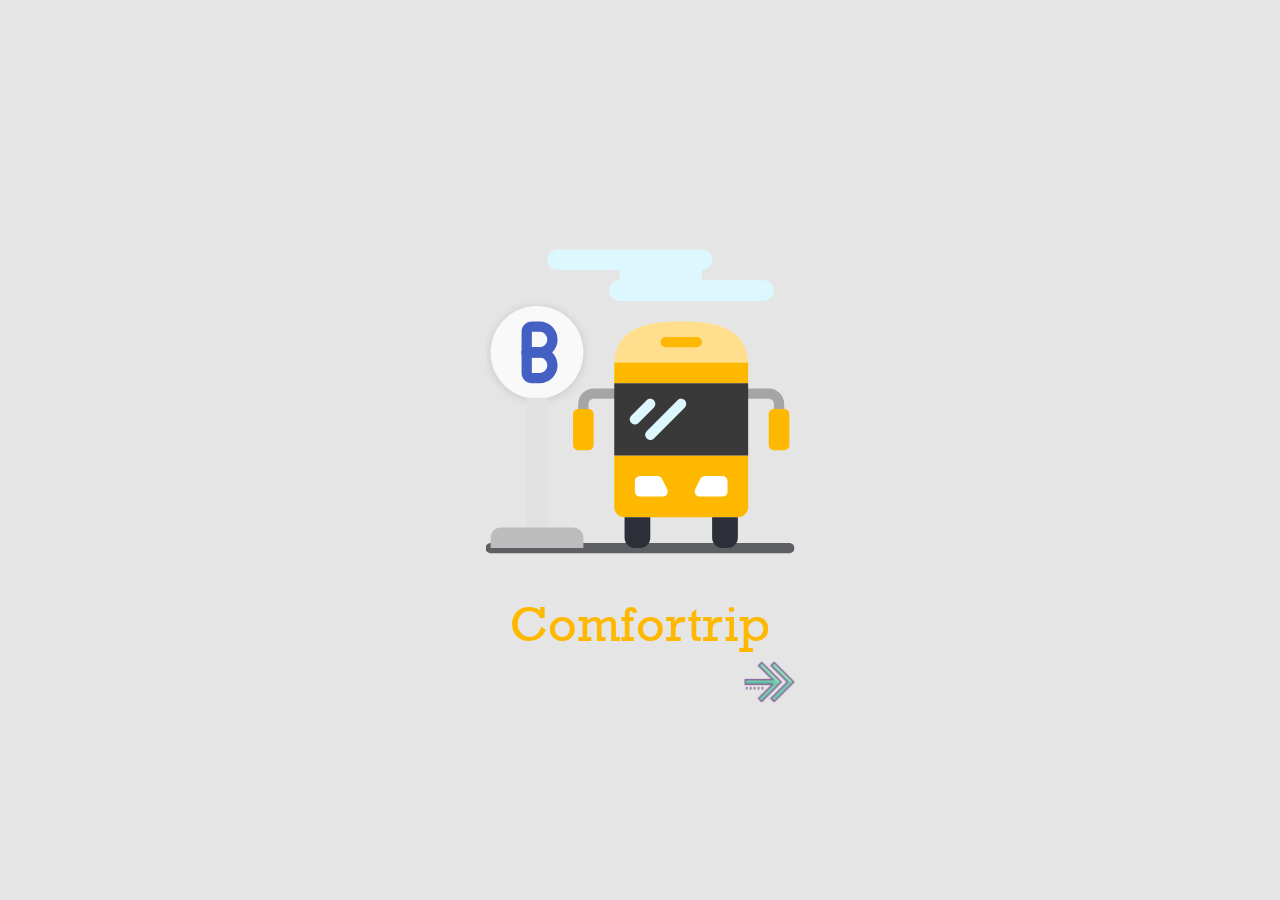
<file: index.html>
<!DOCTYPE html>
<html lang="ru">
<head>
    <meta charset="UTF-8">
    <meta name="viewport" content="width=device-width, initial-scale=1.0">
    <title>Comfortrip</title>
    <link rel="stylesheet" href="css/reset.css">
    <link rel="stylesheet" href="css/magnific-popup.css">
    <link rel="stylesheet" href="css/jquery.formstyler.css">
    <link rel="icon" href="/favicon.ico" type="image/x-icon">
    <link rel="shortcut icon" href="/favicon.ico" type="image/x-icon">
    <!-- <link rel="stylesheet" href="css/animate.css"> -->
    <link rel="stylesheet" href="https://cdnjs.cloudflare.com/ajax/libs/animate.css/4.0.0/animate.min.css"/>
    <link rel="stylesheet" href="css/slick.css">
    <link rel="stylesheet" href="css/style.css">
</head>
<body>
   
    <!-- <header class="header">
        <div class="container">
            <span class="header__time">9:41</span>
            <div class="header__widget-inner">
                <ul>
                    <li><img src="img/header/MobileSignal.svg" alt=""></li>
                    <li><img src="img/header/Wifi.svg" alt=""></li>
                    <li><img src="img/header/Battery.svg" alt=""></li>
                </ul>
            </div>
        </div>
    </header> -->
    <a href="sign-page.html">
    <section class="bus__stop"> <a href="sign-page.html">
        <div class="container">
            <div class="bus__stop-img">
                <img src="img/bus-stop.svg " alt="">
            </div>
            <div class="bus__stop-title">Comfortrip</div>
            <div class="arrow animate__animated animate__fadeInLeft animate__infinite animate__slow	0.5s">
                <img src="img/arrows-right.png" alt="">
            </div>
        </div>
        <!-- <div class="footer__line"></div> -->
    </section> 
    </a> 

      

    <script src="https://ajax.googleapis.com/ajax/libs/jquery/3.4.1/jquery.min.js"></script>
    <script src="js/jquery.magnific-popup.min.js"></script>
    <script src="js/jquery.formstyler.min.js"></script>
    <script src="js/slick.min.js"></script>
    <script src="js/main.js"></script>
</body>
</html>
</file>
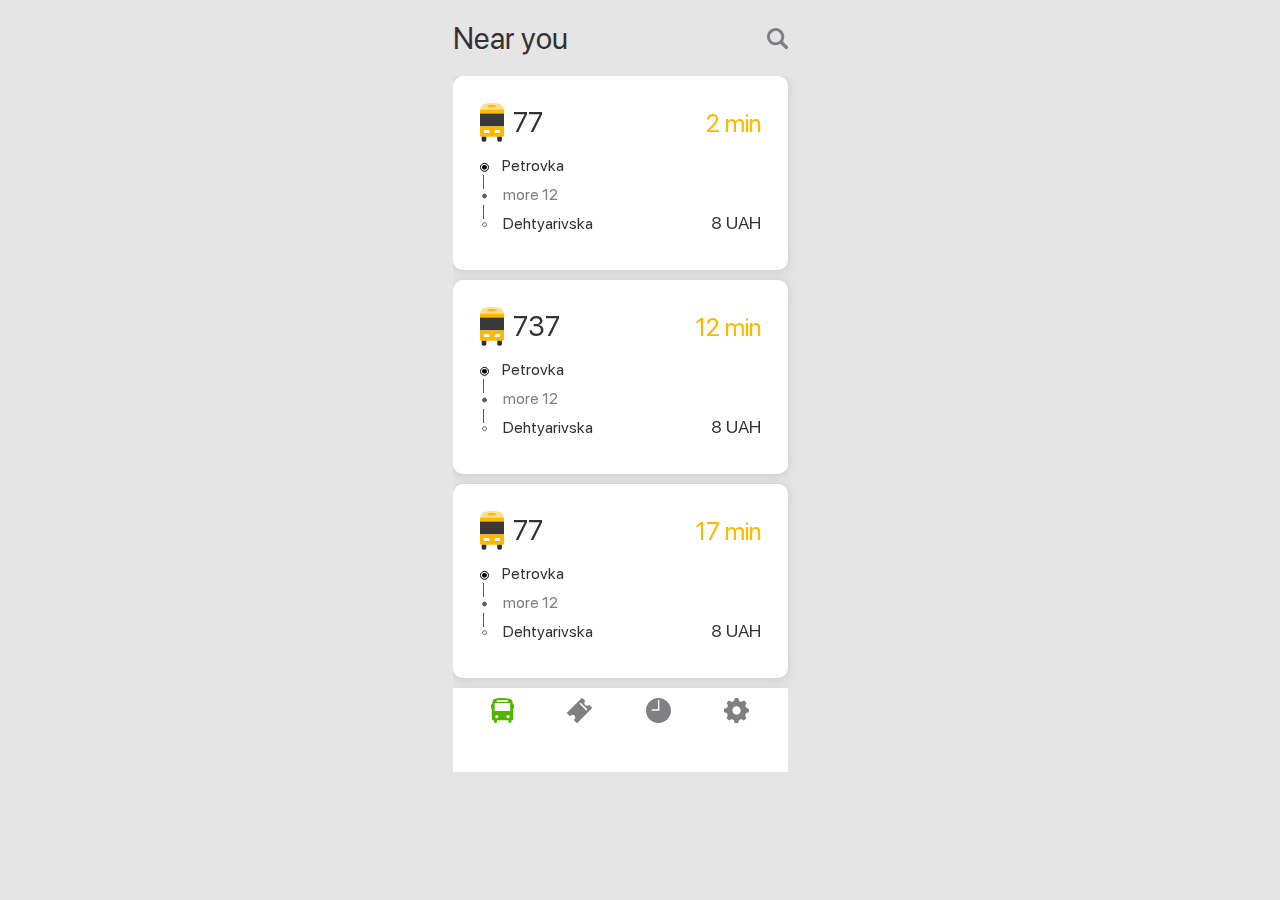
<file: main.html>
<!DOCTYPE html>
<html lang="ru">
<head>
    <meta charset="UTF-8">
    <meta name="viewport" content="width=device-width, initial-scale=1.0">
    <title>Comfortrip</title>
    <link rel="stylesheet" href="css/reset.css">
    <link rel="stylesheet" href="css/magnific-popup.css">
    <link rel="stylesheet" href="css/jquery.formstyler.css">
    <link rel="stylesheet" href="css/jquery.formstyler.theme.css">
    <link rel="stylesheet" href="css/slick.css">
    <link rel="stylesheet" href="css/style.css">
</head>
<body>
   
    <!-- <header class="header">
        <div class="container">
            <span class="header__time">9:41</span>
            <div class="header__widget-inner">
                <ul>
                    <li><img src="img/header/MobileSignal.svg" alt=""></li>
                    <li><img src="img/header/Wifi.svg" alt=""></li>
                    <li><img src="img/header/Battery.svg" alt=""></li>
                </ul>
            </div>
        </div>
    </header> -->
    <section class="main__slider"> 
        <div class="container">
           <div class="main__title-inner">
                <div class="main__title">
                    Near you
               </div>
               <div class="main__title-img">
                   <img src="img/search.svg" alt="">
               </div>
            </div>
            <div class="main__slider-inner">
                <div class="main__slider-items">
                    <div class="main__slider-item">
                        <img class="main__slider-img" src="img/main/bus.svg" alt="">
                        <div class="main__slider-number">77</div>
                        <span class="main__slider-min">2 min</span>
                    </div>
                    <div class="main__radio">
                        <div class="main__station">
                            <ul>
                                <li class="main__station-images">
                                        <img src="img/circle3.svg" alt="">
                                        <span class="main__station1"><a href="#main.html" data-mfp-src="#modal" class="open-popup-link">Petrovka </a></span>
                                </li>
                                <li class="main__station-img-border"></li>
                                <li class="main__station-img">
                                        <img src="img/circle.svg" alt="">
                                        <span class="main__station2"> more 12 </span>
                                </li>
                                <li class="main__station-img-border2"></li>
                                <li class="main__station-img">
                                        <img src="img/circle2.svg" alt="">
                                        <span class="main__station3">Dehtyarivska</span>
                                </li>
                            </ul> 
                            <span class="main__station-price">8 UAH</span>  
                       </div>
                    </div>
                </div>

                <div class="main__slider-items">
                    <div class="main__slider-item">
                        <img class="main__slider-img" src="img/main/bus.svg" alt="">
                        <div class="main__slider-number">737</div>
                        <span class="main__slider-min">12 min</span>
                    </div>
                    <div class="main__radio">
                        <div class="main__station">
                            <ul>
                                <li class="main__station-images">
                                        <img src="img/circle3.svg" alt="">
                                        <span class="main__station1"><a href="#main.html" data-mfp-src="#modal" class="open-popup-link">Petrovka </a></<span>
                                </li>
                                <li class="main__station-img-border"></li>
                                <li class="main__station-img">
                                        <img src="img/circle.svg" alt="">
                                        <span class="main__station2"> more 12 </span>
                                </li>
                                <li class="main__station-img-border2"></li>
                                <li class="main__station-img">
                                        <img src="img/circle2.svg" alt="">
                                        <span class="main__station3">Dehtyarivska</span>
                                </li>
                            </ul> 
                            <span class="main__station-price">8 UAH</span>  
                       </div>
                    </div>
                </div>

                <div class="main__slider-items">
                    <div class="main__slider-item">
                        <img class="main__slider-img" src="img/main/bus.svg" alt="">
                        <div class="main__slider-number">77</div>
                        <span class="main__slider-min">17 min</span>
                    </div>
                    <div class="main__radio">
                        <div class="main__station">
                            <ul>
                                <li class="main__station-images">
                                        <img src="img/circle3.svg" alt="">
                                        <span class="main__station1"><a href="#main.html" data-mfp-src="#modal" class="open-popup-link">Petrovka </a></span>
                                </li>
                                <li class="main__station-img-border"></li>
                                <li class="main__station-img">
                                        <img src="img/circle.svg" alt="">
                                        <span class="main__station2"> more 12 </span>
                                </li>
                                <li class="main__station-img-border2"></li>
                                <li class="main__station-img">
                                        <img src="img/circle2.svg" alt="">
                                        <span class="main__station3">Dehtyarivska</span>
                                </li>
                            </ul> 
                            <span class="main__station-price">8 UAH</span>  
                       </div>
                    </div>
                </div>

                <div class="main__slider-items">
                    <div class="main__slider-item">
                        <img class="main__slider-img" src="img/main/bus.svg" alt="">
                        <div class="main__slider-number">737</div>
                        <span class="main__slider-min">22 min</span>
                    </div>
                    <div class="main__radio">
                        <div class="main__station">
                            <ul>
                                <li class="main__station-images">
                                        <img src="img/circle3.svg" alt="">
                                        <span class="main__station1"><a href="#main.html" data-mfp-src="#modal" class="open-popup-link">Petrovka </a></span>
                                </li>
                                <li class="main__station-img-border"></li>
                                <li class="main__station-img">
                                        <img src="img/circle.svg" alt="">
                                        <span class="main__station2"> more 12 </span>
                                </li>
                                <li class="main__station-img-border2"></li>
                                <li class="main__station-img">
                                        <img src="img/circle2.svg" alt="">
                                        <span class="main__station3">Dehtyarivska</span>
                                </li>
                            </ul> 
                            <span class="main__station-price">8 UAH</span>  
                       </div>
                    </div>
                </div>

                <div class="main__slider-items">
                    <div class="main__slider-item">
                        <img class="main__slider-img" src="img/main/bus.svg" alt="">
                        <div class="main__slider-number">77</div>
                        <span class="main__slider-min">27 min</span>
                    </div>
                    <div class="main__radio">
                        <div class="main__station">
                            <ul>
                                <li class="main__station-images">
                                        <img src="img/circle3.svg" alt="">
                                        <span class="main__station1"><a href="#main.html" data-mfp-src="#modal" class="open-popup-link">Petrovka </a></span>
                                </li>
                                <li class="main__station-img-border"></li>
                                <li class="main__station-img">
                                        <img src="img/circle.svg" alt="">
                                        <span class="main__station2"> more 12 </span>
                                </li>
                                <li class="main__station-img-border2"></li>
                                <li class="main__station-img">
                                        <img src="img/circle2.svg" alt="">
                                        <span class="main__station3">Dehtyarivska</span>
                                </li>
                            </ul> 
                            <span class="main__station-price">8 UAH</span>  
                       </div>
                    </div>
                </div>
            </div>
        </div>
        <footer class="footer">
            <div class="container">
                <div class="footer__inner">
                    <img class="footer__img-bus-green" src="img/main/footer-bus-green.svg" alt="">
                   <a href="ticket.html"><img class="footer__img-ticket" src="img/main/footer-ticket.svg" alt=""></a>
                    <img class="footer__img-clock" src="img/main/footer-clock.svg" alt="">
                    <img class="footer__img-settings" src="img/main/footer-settings.svg" alt="">
                </div>
            </div>
        </footer>
        <!-- <div class="footer__line"></div> -->
    </section> 


<!-- ----------- end popup----------------- -->
    <div id="modal" class="white-popup mfp-hide">
        <div class="container">
           <div class="modal__rout-number">№77</div>
           <div class="modal__stop-inner">
               <div class="modal__stop-rout">
                   <ul>
                       <li class="modal__stop-bus"><img src="img/main/radio.svg" alt="">Petrovka </li>
                       <li class="modal__stop-border"></li>
                       <li class="modal__stop"><img src="img/main/radio2.svg" alt="">Dehtyarivska</li>
                       <li class="modal__stop-border1"></li>
                       <li class="modal__stop"><img src="img/main/radio2.svg" alt="">Dehtyarivska</li>
                       <li class="modal__stop-border2"></li>
                       <li class="modal__stop"><img src="img/main/radio2.svg" alt="">Petrovka </li>
                       <li class="modal__stop-border3"></li>
                       <li class="modal__stop"><img src="img/main/radio2.svg" alt="">Dehtyarivska</li>
                       <li class="modal__stop-border4"></li>
                       <li class="modal__stop"><img src="img/main/radio2.svg" alt="">Petrovka </li>
                       <li class="modal__stop-border5"></li>
                       <li class="modal__stop"><img src="img/main/radio2.svg" alt="">Petrovka</li>
                       <li class="modal__stop-border6"></li>
                       <li class="modal__stop"><img src="img/main/radio2.svg" alt="">Dehtyarivska</li>
                   </ul>
               </div>
           </div>
           <div class="modal__rout-inner">
               <span class="modal__rout-price">22 min</span>
               <span class="modal__rout-time">8 UAH</span>
           </div>
           <span></span>
        </div>
    </div>
    <!-- ----------- end popup----------------- -->
    


    <script src="https://ajax.googleapis.com/ajax/libs/jquery/3.4.1/jquery.min.js"></script>
    <script src="js/jquery.magnific-popup.min.js"></script>
    <script src="js/jquery.formstyler.min.js"></script>
    <script src="js/slick.min.js"></script>
    <script src="js/main.js"></script>
</body>
</html>
</file>
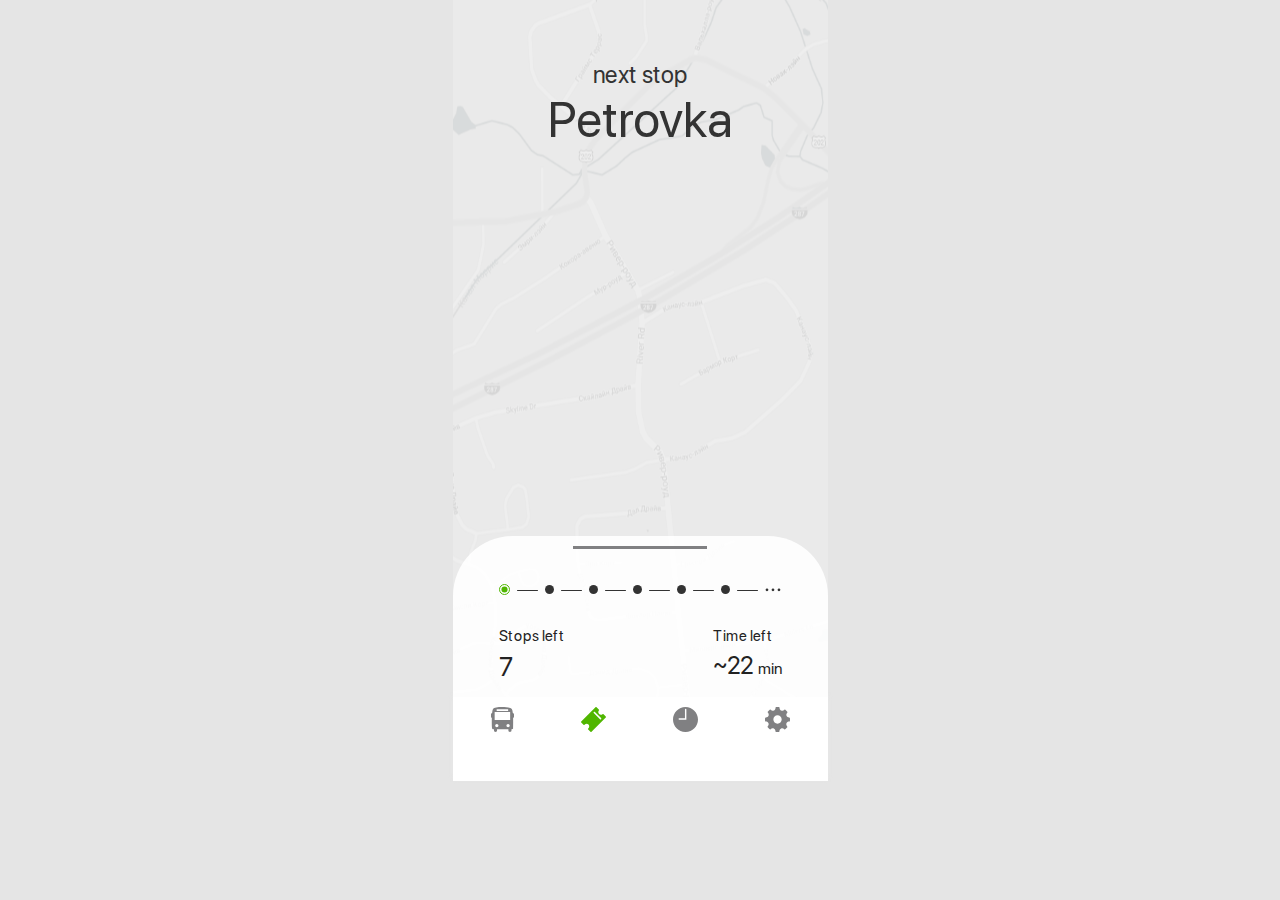
<file: my-way.html>
<!DOCTYPE html>
<html lang="ru">
<head>
    <meta charset="UTF-8">
    <meta name="viewport" content="width=device-width, initial-scale=1.0">
    <title>Comfortrip</title>
    <link rel="stylesheet" href="css/reset.css">
    <link rel="stylesheet" href="css/magnific-popup.css">
    <link rel="stylesheet" href="css/jquery.formstyler.css">
    <link rel="stylesheet" href="css/jquery.formstyler.theme.css">
    <link rel="stylesheet" href="css/slick.css">
    <link rel="stylesheet" href="css/style.css">
</head>
<body>
   
    <!-- <header class="header">
        <div class="container">
            <span class="header__time">9:41</span>
            <div class="header__widget-inner">
                <ul>
                    <li><img src="img/header/MobileSignal.svg" alt=""></li>
                    <li><img src="img/header/Wifi.svg" alt=""></li>
                    <li><img src="img/header/Battery.svg" alt=""></li>
                </ul>
            </div>
        </div>
    </header> -->
    <section class="way">
        <div class="container">
           <div class="way__wrapper">
                <div class="way__title">
                    <div class="way__title-stop">
                        next stop
                    </div>
                    <div class="way__title-station">
                        Petrovka
                    </div>
                </div>
                <div class="way__inner">
                    <div class="way__border"></div>
                    <div class="way__inner-link">
                        <ul>
                            <li class="way__link-green"><img src="img/way/radio-green.svg" alt=""></li>
                            <li class="way__link-border"></li>
                            <li class="way__link"><img src="img/way/way-circle.svg" alt=""></li>
                            <li class="way__link-border1"></li>
                            <li class="way__link"><img src="img/way/way-circle.svg" alt=""></li>
                            <li class="way__link-border2"></li>
                            <li class="way__link"><img src="img/way/way-circle.svg" alt=""></li>
                            <li class="way__link-border3"></li>
                            <li class="way__link"><img src="img/way/way-circle.svg" alt=""></li>
                            <li class="way__link-border4"></li>
                            <li class="way__link"><img src="img/way/way-circle.svg" alt=""></li>
                            <li class="way__link-border5"></li>
                            <li class="way__continue"><img src="img/way/continua.svg" alt=""></li>
                        </ul>
                    </div>
                    <div class="way__time-inner">
                        <div class="way__number-stops">
                            <div class="way__number-title">
                                Stops left
                            </div>
                            <span class="way__number">7</span>
                        </div>
                        <div class="way__time">
                            <div class="way__time-title">
                                Time left
                            </div>
                            <span class="way__about">~22 </span>min 
                        </div>
                    </div>
                </div>
           </div>
        </div>
    </section>



        <footer class="footer footer__ticket">
            <div class="container">
                <div class="footer__inner">
                    <img class="footer__img-bus-green" src="img/main/footer-bus.svg" alt="">
                   <a href="#"><img class="footer__img-ticket" src="img/footer-ticketgreen.svg" alt=""></a>
                    <a href="#main.html" data-mfp-src="#modal__way" class="open-popup-link"><img class="footer__img-clock" src="img/main/footer-clock.svg" alt=""></a>
                    <img class="footer__img-settings" src="img/main/footer-settings.svg" alt="">
                </div>
            </div>
        </footer>
        <!-- <div class="footer__line"></div> -->
    </section> 


<!-- ----------- end popup----------------- -->
    <div id="modal__way" class="white-popup mfp-hide">
        <div class="container">
           <div class="modal__rout-number">№737</div>
           <div class="modal__stop-inner">
               <div class="modal__stop-rout">
                   <ul>
                       <li class="modal__stop-bus stop-color"><img src="img/way/radio-green.svg" alt="">Petrovka </li>
                       <li class="modal__stop-border"></li>
                       <li class="modal__stop"><img src="img/main/radio2.svg" alt="">Dehtyarivska
                         <span class="modal__stop-time"> 3 min</span>
                        </li>
                       <li class="modal__stop-border1"></li>
                       <li class="modal__stop"><img src="img/main/radio2.svg" alt="">Dehtyarivska
                        <span class="modal__stop-time"> 7 min</span>
                    </li>
                       <li class="modal__stop-border2"></li>
                       <li class="modal__stop"><img src="img/main/radio2.svg" alt="">Petrovka
                        <span class="modal__stop-time1"> 11 min</span>
                    </li>
                       <li class="modal__stop-border3"></li>
                       <li class="modal__stop"><img src="img/main/radio2.svg" alt="">Dehtyarivska
                        <span class="modal__stop-time"> 14 min</span>
                    </li>
                       <li class="modal__stop-border4"></li>
                       <li class="modal__stop"><img src="img/main/radio2.svg" alt="">Petrovka 
                        <span class="modal__stop-time2"> 16 min</span>
                    </li>
                       <li class="modal__stop-border5"></li>
                       <li class="modal__stop"><img src="img/main/radio2.svg" alt="">Petrovka
                        <span class="modal__stop-time3"> 17 min</span>
                    </li>
                       <li class="modal__stop-border6"></li>
                       <li class="modal__stop"><img src="img/main/radio2.svg" alt="">Dehtyarivska
                        <span class="modal__stop-time"> 22 min</span>
                    </li>
                   </ul>
               </div>
           </div>
           <span></span>
        </div>
    </div>
    <!-- ----------- end popup----------------- -->
    


    <script src="https://ajax.googleapis.com/ajax/libs/jquery/3.4.1/jquery.min.js"></script>
    <script src="js/jquery.magnific-popup.min.js"></script>
    <script src="js/jquery.formstyler.min.js"></script>
    <script src="js/slick.min.js"></script>
    <script src="js/main.js"></script>
</body>
</html>
</file>
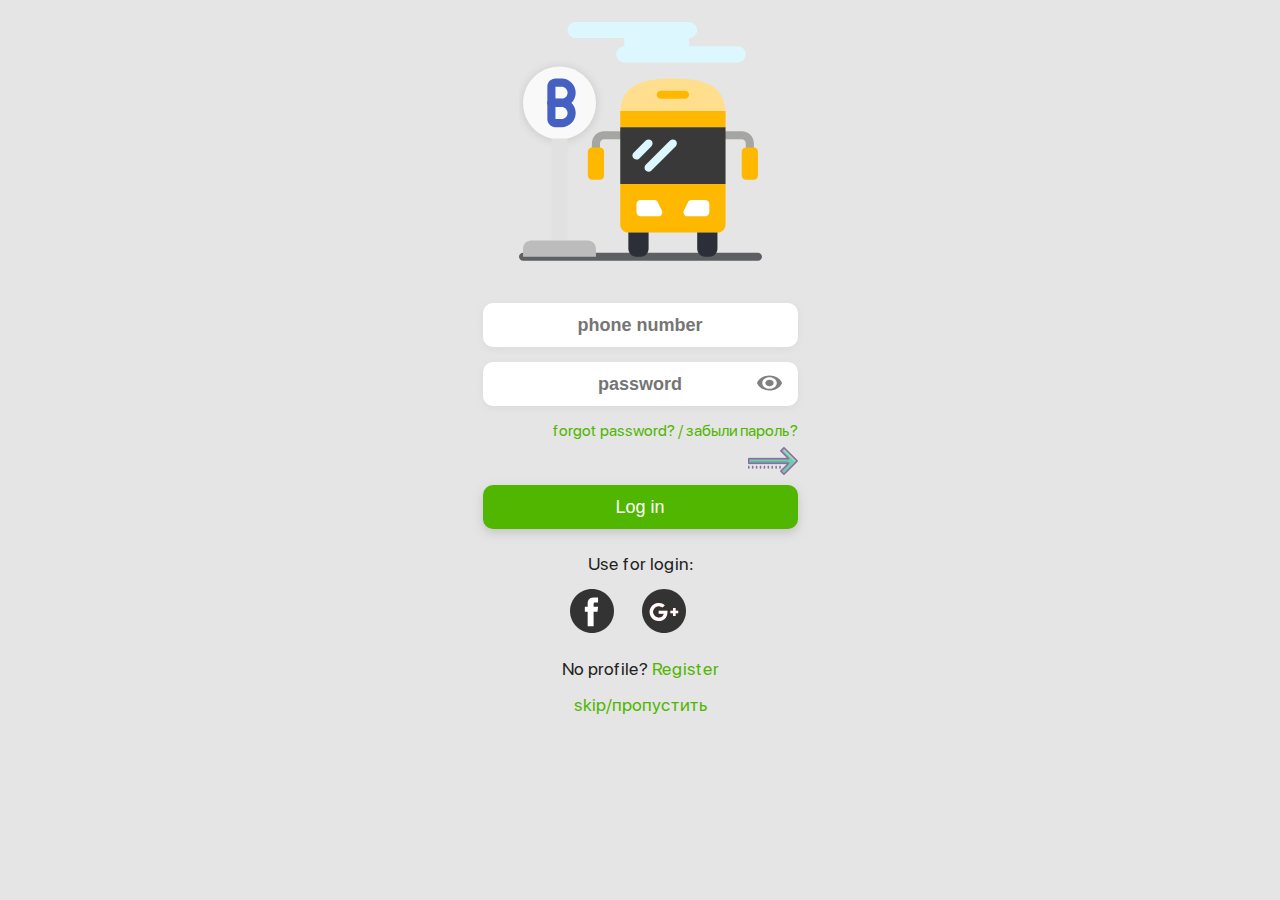
<file: sign-page.html>
<!DOCTYPE html>
<html lang="ru">
<head>
    <meta charset="UTF-8">
    <meta name="viewport" content="width=device-width, initial-scale=1.0">
    <title>2Comfortrip</title>
    <link rel="stylesheet" href="css/reset.css">
    <link rel="stylesheet" href="css/magnific-popup.css">
    <link rel="stylesheet" href="css/jquery.formstyler.css">
    <link rel="stylesheet" href="https://cdnjs.cloudflare.com/ajax/libs/animate.css/4.0.0/animate.min.css"/>
    <link rel="stylesheet" href="css/slick.css">
    <link rel="stylesheet" href="css/style.css">
</head>
<body>
    <!-- <header class="header">
        <div class="container">
            <span class="header__time">9:41</span>
            <div class="header__widget-inner">
                <ul>
                    <li><img src="img/header/MobileSignal.svg" alt=""></li>
                    <li><img src="img/header/Wifi.svg" alt=""></li>
                    <li><img src="img/header/Battery.svg" alt=""></li>
                </ul>
            </div>
        </div>
    </header> -->
    <section class="bus-stop">
        <div class="container">
           <div class="bus-stop__inner">
            <div class="bus-stop__img ">
                <img src="img/bus-stop-xs.svg" alt="">
            </div>
        
            <div class="bus-stop__form">
                <input type="tel" placeholder="phone number" required>
                <input class="bus-stop__img-view" type="text" placeholder="password" required>
                <div class="icon-arrow animate__animated animate__fadeIn  animate__infinite animate__slow	0.5s">
                   <a href="skip.html"> <img src="img/iconn-arrow.png" alt=""></a>
                </div>
                <a class="bus-stop__forgot-pass">forgot password? / забыли пароль?</a>
                <button class="bus-stop__login" href="">Log in</button>
            </div>
           </div>
            <div class="bus-stop__social-pass">
                <div class="bus-stop__title-login">Use for login:</div>
                <div class="bus-stop__social-link">
                    <a href="#"><img src="img/facebook.svg" alt=""></a>
                    <a href="https://myaccount.google.com/"><img src="img/google-plus.svg" alt=""></a>
                </div>
                <div class="bus-stop__title-register">
                    No profile? <span><a href="#">Register</a></span>
                </div>
                <div class="bus-stop__title-skip"><a href="skip.html">skip/пропустить</a></div>
            </div>
            <!-- <div class="footer__line "></div> -->
       </div>
    </section>

    <script src="https://ajax.googleapis.com/ajax/libs/jquery/3.4.1/jquery.min.js"></script>
    <script src="js/jquery.magnific-popup.min.js"></script>
    <script src="js/jquery.formstyler.min.js"></script>
    <script src="js/slick.min.js"></script>
    <script src="js/main.js"></script>
</body>
</html>
</file>
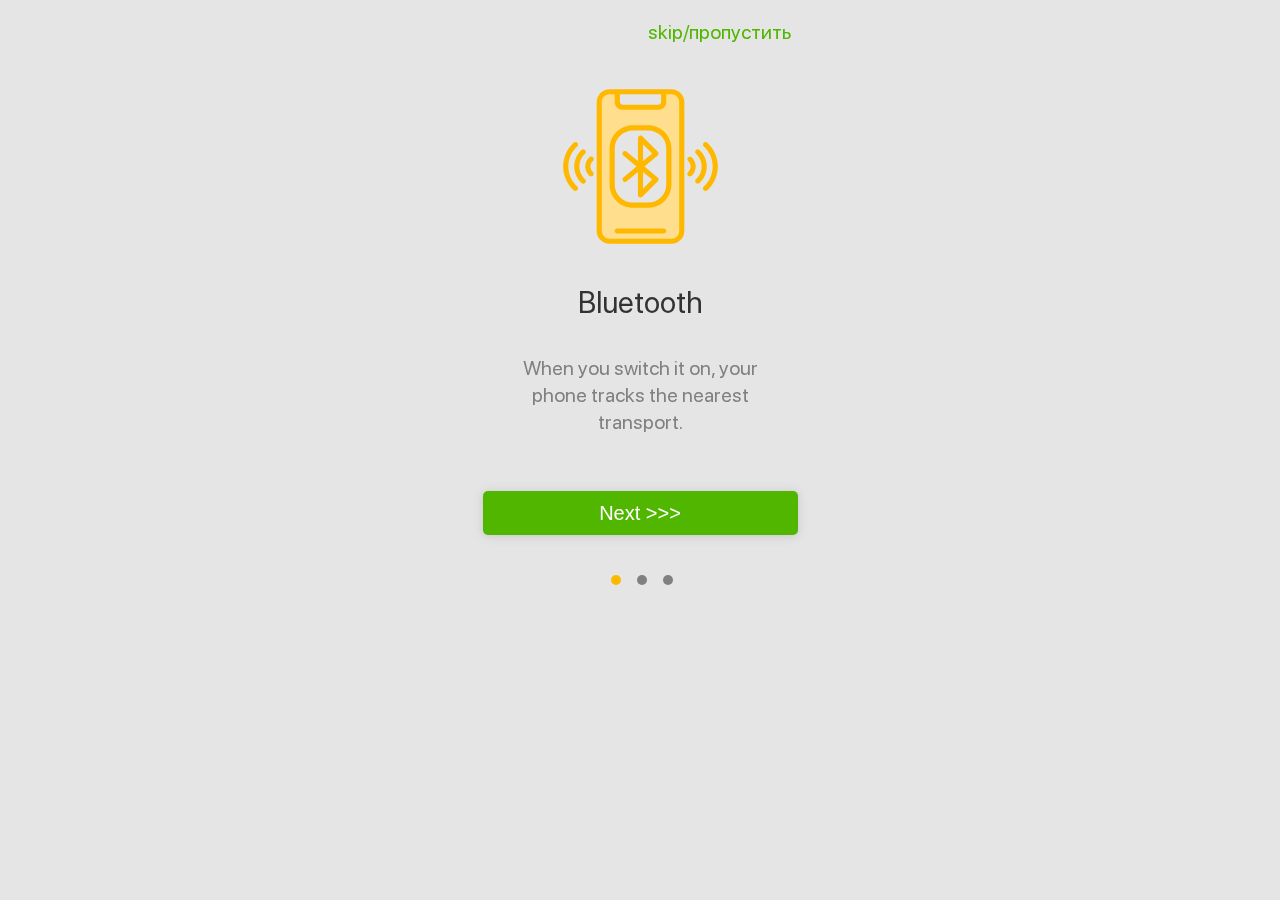
<file: skip.html>
<!DOCTYPE html>
<html lang="ru">
<head>
    <meta charset="UTF-8">
    <meta name="viewport" content="width=device-width, initial-scale=1.0">
    <title>Comfortrip</title>
    <link rel="stylesheet" href="css/reset.css">
    <link rel="stylesheet" href="css/magnific-popup.css">
    <link rel="stylesheet" href="css/jquery.formstyler.css">
    <link rel="stylesheet" href="css/slick.css">
    <link rel="stylesheet" href="css/style.css">
</head>
<body>
   
    <!-- <header class="header">
        <div class="container">
            <span class="header__time">9:41</span>
            <div class="header__widget-inner">
                <ul>
                    <li><img src="img/header/MobileSignal.svg" alt=""></li>
                    <li><img src="img/header/Wifi.svg" alt=""></li>
                    <li><img src="img/header/Battery.svg" alt=""></li>
                </ul>
            </div>
        </div>
    </header> -->
    <section class="skip__slider"> 
        <div class="container">
            <div class="skip__slider-inner">
                <div class="skip__slider-item">
                    <span class="skip__slider-skip"><a href="main.html">skip/пропустить</a></span>
                    <div class="skip__slider-img">
                        <img src="img/skip/bluetooth.svg" alt="">
                    </div>
                    <div class="skip__slider-title">
                        Bluetooth
                    </div>
                    <div class="skip__slider-text">
                        When you switch it on, your phone tracks the nearest transport.
                    </div>
                    <button class="skip__slider-btn"><a href="#">Next >>></a></button>
                </div>
                <div class="skip__slider-item">
                    <span class="skip__slider-skip"><a href="main.html">skip/пропустить</a></span>
                    <div class="skip__slider-img">
                        <img src="img/skip/cash-back.svg" alt="">
                    </div>
                    <div class="skip__slider-title">
                        Cash back
                    </div>
                    <div class="skip__slider-text">
                        You pay full price of transport. After your trip you will get a change on your credit card.
                    </div>
                    <button class="skip__slider-btn"><a  href="">Next >>></a></button>
                </div>
                <div class="skip__slider-item">
                    <span class="skip__slider-skip"><a href="main.html">skip/пропустить</a></span>
                    <div class="skip__slider-img">
                        <img src="img/skip/call.svg" alt="">
                    </div>
                    <div class="skip__slider-title">
                        Notification
                    </div>
                    <div class="skip__slider-text">
                        App will warn you about the current station and when will be your station.
                    </div>
                    <button class="skip__slider-btn"><a href="main.html">Start</a></button>
                </div>
            </div>
        <!-- <div class="footer__line"></div> -->
    </section> 


    <script src="https://ajax.googleapis.com/ajax/libs/jquery/3.4.1/jquery.min.js"></script>
    <script src="js/jquery.magnific-popup.min.js"></script>
    <script src="js/jquery.formstyler.min.js"></script>
    <script src="js/slick.min.js"></script>
    <script src="js/main.js"></script>
</body>
</html>
</file>
<file: css/style.css>
@font-face {
    font-family: 'SFProDisplay-Regular';
    src: url('../fonts/SFProDisplay-Regular.woff') format('woff'),
         url('../fonts/SFProDisplay-Regular.woff2') format('woff2');
    font-weight: normal;
    font-style: normal;
  }
  @font-face {
    font-family: 'SFProDisplay-Bold';
    src: url('../fonts/SFProDisplay-Bold.woff') format('woff'),
         url('../fonts/SFProDisplay-Bold.woff2') format('woff2');
    font-weight: normal;
    font-style: normal;
  }
  @font-face {
    font-family: 'RockwellMT';
    src: url('../fonts/RockwellMT.woff') format('woff'),
         url('../fonts/RockwellRegular.woff2') format('woff2');
    font-weight: normal;
    font-style: normal;
  }

  html{
    box-sizing: border-box;
}
*,*::before,*::after{
    box-sizing: inherit;
}
*{
    padding: 0;
    margin: 0;
}
a{
    text-decoration: none;
    color: inherit;
}
  body{
    font-family:'SFProDisplay-Regular', sans-serif;
    font-style: normal;
    font-weight: normal;
    max-width: 405px;
    width: 100%;
    margin: 0 auto;
    background-color: #E5E5E5;
    /* overflow: hidden; */
    padding-left: 15px;
    padding-right: 15px;
}
.header{
    min-height: 44px;
    display: flex;
    align-items: center;
    position: relative;
    margin-bottom: 53px;
    
}
.container{
    max-width: 375px;
    width: 100%;
    height: 100%;
    position: relative;

}
.arrow{
    position: absolute;
    right: 0;
    bottom: -54px;
}

.icon-arrow{
    position: relative;
}
.icon-arrow img{
    position: absolute;
    right: 0;
    top: 15px;
}
.header__time{
    font-family: 'SFProDisplay-Bold', sans-serif;
    font-size: 15px;
    line-height: 18px;
}
.header__widget-inner ul{
  display: flex;
  justify-content: right;
  align-items: center;
  position: absolute;
  top: 13px;
  right: 0px;
}
.header__widget-inner img{
    margin-left: 5px;
}


.bus__stop{
    /* min-height: 753px; */
    position: absolute;
    top: 50%;
    left: 50%;
    margin-right: -50%;
    transform: translate(-50%, -50%);
}
.bus-stop__inner{
    display: flex;
    flex-direction: column;
    align-items: center;
}

.bus__stop-title{
    font-family: 'RockwellMT', sans-serif;
    font-style: normal;
    font-weight: normal;
    font-size: 50px;
    line-height: 59px;
    color: #FFB800;
    text-align: center;
    margin-top: 38px;
    position: relative;
}

.bus-stop__img{
    margin-top: 20px;
    margin-bottom: 40px;
    text-align: center;
}
input{
    padding: 12px 20px;
}
.bus-stop__form input{
    width: 315px;
    /* width: 100%; */
    height: 44px;
    background: #FFFFFF;
    box-shadow: 0px 2px 6px rgba(203, 203, 203, 0.4);
    border-radius: 10px;
    border: none;
    margin-bottom: 15px;
    display: flex;
    justify-content: center;
    /* position: relative; */
    font-size: 18px;
    line-height: 21px;
}
.bus-stop__form{
    width: 315px;
    position: relative;
}
.bus-stop__form::before{
    content: '';
    background-image: url(../img/view-input.svg);
    width: 25px;
    height: 20px;
    background-repeat: no-repeat;
    background-size: cover;
    background-position: center;
    position: absolute;
    top: 70px;
    right: 16px;
    z-index: 1;
    cursor: pointer;
}
.bus-stop__forgot-pass{
    font-size: 16px;
    line-height: 19px;
    color: #50B600;
    display: flex;
    justify-content: flex-end;
    margin-bottom: 45px;
}
.bus-stop__login{
    width: 315px;
    height: 44px;
    padding: 12px 0px;
    background: #50B600;
    box-shadow: 0px 4px 10px rgba(170, 165, 165, 0.5);
    border-radius: 10px;
    color: #fff;
    font-size: 18px;
    line-height: 21px;
    border: none;
    position: relative;
    margin-bottom: 24px;
}
.bus-stop__social-pass{
    text-align: center;
}
.bus-stop__title-login,
.bus-stop__title-register{
    font-size: 18px;
    line-height: 21px;
    margin-bottom: 15px;
}
.bus-stop__title-register span{
    color: #50B600;
}
.bus-stop__social-link{
    margin-bottom: 25px;
}
.bus-stop__social-link img:first-child{
    margin-right: 25px;
}
.bus-stop__title-skip{
    font-size: 18px;
    line-height: 21px;
    color: #50B600;
    margin-bottom: 50px;
    /* position: relative; */
}

.skip__slider-skip {
    font-size: 20px;
    line-height: 24px;
    color: #50B600;
    display: flex;
    justify-content: flex-end;
    margin-top: 20px;
    margin-bottom: 40px;
    margin-right: 37px;
}

.skip__slider-item {
    width: 100%;
    text-align: center;
}
.skip__slider-img {
    margin-bottom: 35px;
}
.skip__slider-title {
    font-size: 30px;
    line-height: 36px;
    color: #333;
    margin-bottom: 35px;
}
.skip__slider-text {
    width: 280px;
    margin: 0 auto;
    font-size: 20px;
    line-height: 27px;
    color: #808082;
    margin-bottom: 55px;
}
.skip__slider-btn { 
    max-width: 315px;
    width: 100%;
    height: 44px;
    padding: 10px 0px;
    background: #50B600;
    box-shadow: 0px 1px 10px rgba(152, 152, 152, 0.4);
    border-radius: 5px;
    color: #fff;
    font-size: 20px;
    line-height: 24px;
    border: none;
    margin-bottom: 50px;
    position: relative;
}
.skip__slider-btn a { 
    color: #fff;
    font-size: 20px;
    line-height: 24px;
}
.slick-slide img{
    display: inline-block;
}
.slick-dots{
    position: absolute;
    bottom: -72px;
    left: 40%;
    margin-bottom: 72px;
}
.slick-dots li {
    display: inline-block;
    margin-left: 8px;
    margin-right: 8px;
}
.slick-dots li button{
    background-color: #808082;
    border-radius: 50%;
    border: none;
    font-size: 0;
    width: 10px;
    height: 10px;
    cursor: pointer;
}
.slick-dots .slick-active button{
    background-color: #FFB800;
    outline: none;
}

.main__title-inner {
    max-width: 335px;
    display: flex;
    justify-content: space-between;
    align-items: center;
    margin-top: 20px;
    margin-bottom: 20px;
}

.main__slider-item{
    position: relative;
}
.main__title {
    font-size: 30px;
    line-height: 36px;
    color: #333333;
}

.main__slider-inner.main__slider-items{
    margin: 0 auto;
}
.main__slider-items{
    max-width: 335px;
    width: 100%;
    height: 177px;
    background: #FFFFFF;
    box-shadow: 0px 1px 10px rgba(174, 174, 174, 0.5);
    border-radius: 10px;
    padding: 26px;
    margin-bottom: 10px;
}
.main__slider-item{
    display: flex;
    align-items: center;
    margin-bottom: 14px;
}
.main__slider-img{
    margin-right: 9px;
}
.main__slider-number{
    font-size: 28px;
    line-height: 33px;
    color: #333;
}
.main__slider-min{
    font-size: 25px;
    line-height: 30px;
    color: #FFB800;
    position: absolute;
    top: 5px;
    right: 0;
}

.main__station li{
 margin-bottom: 10px;
}
/* .jq-radio{
    width: 10px;
    height: 10px;
    border-radius: 50%;
    border: 1px solid #000;
    margin: 0 10px 0 0;
    background-color: #fdfdfd;
    vertical-align: 0px;
}
.jq-radio.checked .jq-radio__div {
    width: 5px;
    height: 5px;
    margin: 20%;
    border-radius: 50%;
    background-color: #000;

}
.jq-radio.focused{
    border: 1px solid #000;
} */
.main__station{
    position: relative;
}
.main__station-img img{
    margin-right: 13px;
    margin-left: 2px;
}
.main__station-images img{
    margin-right: 10px;
}
.main__station1,
.main__station3{
    font-size: 16px;
    line-height: 19px;
    color: #333;
}
.main__station2{
    font-size: 16px;
    line-height: 19px;
    color: #808082;
}
.main__station-img-border{
    height: 14px;
    border-left: 1px solid #585A62;
    position: absolute;
    left: 3.5px;
    top: 19px;
}
.main__station-img-border2{
    height: 14px;
    border-left: 1px solid #585A62;
    position: absolute;
    left: 3.5px;
    bottom: 4px;   
}
.main__station-price{
    font-size: 18px;
    line-height: 21px;
    color: #333;
    position: absolute;
    right: 0;
    bottom: 0;
}
#modal{
    /* display: none; */
    background-image: url(../img/main/bi-popup.png);
    background-color: #fff;
    background-position: center;
    background-size: cover;
    background-repeat: no-repeat;
    max-width: 375px;
    width: 100%;
    padding: 25px;
    margin: 0 auto;
    position: relative;
}
.modal__stop-inner{
    position: relative;
}
.modal__rout-number{
    font-size: 50px;
    line-height: 60px;
    color: #333333;
    border-radius: 10px;
    margin-top: 50px;
    margin-bottom: 70px;
}
.modal__stop-rout li{
    font-size: 16px;
    line-height: 19px;
    color: #333333;
    display: flex;
    align-items: center;
    margin-bottom: 22px;
}
.modal__stop-bus img{
    margin-right: 8px;
    margin-left: -2px;
}
.modal__stop img{
    margin-right: 11px;
}
.modal__stop-border{
    position: absolute;
    height: 19px;
    top: 20px;
    left: 2px;
    background: #333333;
    border: 1px solid #333333;
    border-radius: 10px;
}
.modal__stop-border1,
.modal__stop-border2,
.modal__stop-border3,
.modal__stop-border4,
.modal__stop-border5,
.modal__stop-border6{
    position: absolute;
    height: 22px;
    top: 60px;
    left: 2px;
    background: #333333;
    border: 1px solid #333333;
    border-radius: 10px;
}
.modal__stop-border2{
    top: 100px;
    left: 2px;
}
.modal__stop-border3{
    top: 140px;
    left: 2px;
}
.modal__stop-border4{
    top: 183px;
    left: 2px;
}
.modal__stop-border5{
   top: 223px;
    left: 2px;
}
.modal__stop-border6{
    top: 265px;
     left: 2px;
 }
 .modal__rout-inner{
     display: flex;
     justify-content: space-between;
     margin-top: 170px;
 }
 .modal__rout-price{
    font-size: 37px;
    line-height: 44px;
    color: #FFB800;
 }
 .modal__rout-time{
    font-size: 30px;
    line-height: 36px;
    color: #333;
 }
 .mfp-container{
     top: 5px;
 }
 .mfp-bg {
    opacity: 0.2;
 }
 .mfp-close-btn-in .mfp-close {
    color: #fff;
}

button.mfp-close, button.mfp-arrow {
    border-radius: 50%;
    background-color: #808082;
    color: #fff;
}
.mfp-close {
    width: 28px;
    height: 28px;
    line-height: 30px;
    font-size: 21px;
    margin: 25px;
}

.ticket__wrapper,
.ticket__paid-wrapper{
    max-width: 335px;
    width: 100%;
    height: 690px;
    background-color: #fff;
    box-shadow: 0px 1px 15px rgba(115, 114, 114, 0.3);
    padding: 36px 25px 0px 25px;
    margin-top: 13px;
}

.ticket__title{
    font-size: 30px;
    line-height: 36px;
    color: #333;
    margin-bottom: 67px;
}
.ticket__title span{
    font-size: 30px;
    line-height: 36px;
    color: #FFB800;
    margin-left: 13px;
}
.ticket__inner{
    display: flex;
    justify-content: space-around;
    margin-bottom: 82px;
}
.ticket-border2{
    top: 48px;
}

.ticket__payment-student,
.ticket__payment-person,
.ticket__payment-payment{
    display: flex;
    justify-content: space-around;
   margin-bottom: 35px;
}
.ticket__payment-payment{
    font-size: 20px;
    line-height: 30px;
    color: #50B600;
}

.ticket__payment-student span,
.ticket__payment-person span,
.ticket__payment-payment span{
    font-size: 18px;
    line-height: 21px;
    color: #909090;
}

input {
    padding: 3px 6px;
    width: 30px;
    border: none;
    font-size: 90%;
    text-align: center;
    font-weight: 700;
}
span.up,
span.down-person {
    display: inline-block;
    background-color: #50B600;
    width: 25px;
    height: 25px;
    border-radius: 50%;
    text-align: center;
    color: #fff;
    cursor: pointer;
}
span.down{
    display: inline-block;
    background-color: #808082;
    width: 25px;
    height: 25px;
    border-radius: 50%;
    text-align: center;
    color: #fff;
    cursor: pointer;
}
.ticket__pay-price{
   max-width: 335px;
   width: 100%;
   height: 70px;
   background-color: #50B600;
   border: none;
   border-radius: 7px;
   color: #fff;
   font-size: 20px;
    line-height: 24px;
    position: relative;
    margin-bottom: 15px;

}
.ticket__pay-price::before,
.ticket__paid-barcode::before {
    content: '';
    background-image: url(../img/Ellipse\2.1.png);
    background-color: #E5E5E5;
    width: 12px;
    height: 10px;
    position: absolute;
    left: -7px;
    top: -5px;
    border-radius: 10px;
}
.ticket__pay-price::after {
    content: '';
    background-image: url(../img/Ellipse\2.png);
    background-color: #E5E5E5;
    width: 12px;
    height: 10px;
    position: absolute;
    right: -7px;
    top: -5px;
    border-radius: 10px;
}
.ticket__other-bus{
    max-width: 335px;
   width: 100%;
   height: 70px;
    background: #FFFFFF;
    box-shadow: 0px 1px 10px rgba(152, 152, 152, 0.4);
    border-radius: 5px;
    border: none;
    font-size: 20px;
    line-height: 24px;
    color: #50B600;
    margin-bottom: 30px;
}
.ticket__stop-rout {
    
    position: relative;
}
.ticket__stop-bus,
.ticket__stop{
    font-size: 16px;
    line-height: 19px;
    margin-bottom: 11px;
}
.ticket__stop-bus img{
    margin-right: 11px;
    margin-left: -1px;
}
.ticket__stop img{
    margin-right: 12px;
}
.ticket__stop-border,
.ticket__stop-border1,
.ticket__stop-border2,
.ticket__stop-border3,
.ticket__stop-border4,
.ticket__stop-border5,
.ticket__stop-border6{
    position: absolute;
    height: 15px;
    left: 2px;
    top: 198px;
    background: #333333;
    border: 1px solid #333333;
    border-radius: 10px;
}
.ticket__stop-border{
    top: 19px;
    left: 2px;
}
.ticket__stop-border1{
    top: 49px;
    left: 2px;
}
.ticket__stop-border2{
    top: 78px;
    left: 2px;
}
.ticket__stop-border3{
    top: 108px;
    left: 2px;
}
.ticket__stop-border4{
    top: 138px;
    left: 2px;
}
.ticket__stop-border5{
    top: 169px;
    left: 2px;
}
.ticket__stop-border5{
    top: 169px;
    left: 2px;
}
.ticket__hide {
    font-size: 16px;
    line-height: 19px;
    color: #808082;
    text-decoration: underline;
    border: none;
    background-color: #fff;
}
.ticket__stop-rout{
    display: none;
}
.ticket__paid-wrapper{
 height: 570px;
}
.ticket__paid-title-inner{
    display: flex;
    justify-content: center;
    margin-bottom: 81px;
}
.ticket__paid-title{
    font-size: 30px;
    line-height: 36px;
    color: #333;
    margin-left: 13px;
}
.ticket__paid-inner{
    display: flex;
    justify-content: space-around;
    margin-bottom: 94px;
}
.ticket__paid-transport,
.ticket__paid-person,
.ticket__paid-payment,
.ticket__paid-price{
    display: flex;
    justify-content: flex-start;
    align-items: center;
    margin-bottom: 16px;
    margin-left: 37px;
}
.ticket__paid-transport span,
.ticket__paid-person span,
.ticket__paid-payment span,
.ticket__paid-price span{
    font-size: 18px;
    line-height: 21px; 
    color: #909090; 
}
.ticket__paid-transport span,
.ticket__paid-payment span{
    margin-right: 21px;
}
.ticket__paid-person span{
    margin-right: 39px;
}
.ticket__paid-price span{
    margin-right: 55px;
}
.ticket__paid-barcode{
    max-width: 335px;
    width: 100%;
    height: 81px;
    background-color: #fff;
    padding: 10px;
    position: relative;
    margin-bottom: 14px;
    border-radius: 5px;
}
.ticket__paid-barcode::before {
    content: '';
    background-image: url(../img/Ellipse\2.1.png);
    background-color: #E5E5E5;
    width: 12px;
    height: 10px;
    position: absolute;
    left: -7px;
    top: -5px;
    border-radius: 10px;
}
.ticket__paid-barcode::after {
    content: '';
    background-image: url(../img/Ellipse\2.png);
    background-color: #E5E5E5;
    width: 12px;
    height: 10px;
    position: absolute;
    right: -7px;
    top: -5px;
    border-radius: 10px;
}
.ticket__paid-barcode img{
    max-width: 315px;
    width: 100%;

}
.ticket__paid-start{
    background: #50B600;
    box-shadow: 0px 1px 10px rgba(152, 152, 152, 0.4);
    border-radius: 5px;
    border: none;
    font-size: 20px;
    line-height: 24px;
    color: #fff;
    max-width: 335px;
    width: 100%;
    height: 70px;
}

.way__wrapper{
    height: 100%;
    background-image: url(../img/bi-modal.svg);
    background-repeat: no-repeat;
    background-size: cover;
    background-position: center;
    padding-top: 60px;
}
.way__title{
    text-align: center;
    margin-bottom: 387px;
}
.way__title-stop{
    font-size: 24px;
    line-height: 29px;
    color: #333;
}
.way__title-station{
    font-size: 50px;
    line-height: 60px;
    color: #333;
}

.way__inner{
    background: rgba(255, 255, 255, 0.9);
    border-radius: 60px 60px 0px 0px;
    max-width: 375px;
    height: 161px;
    padding: 10px 46px 20px 46px;
}
.way__border{
    background-color: #808082;
    width: 134px;
    height: 3px;
    margin: 0 auto;
    margin-bottom: 32px;
}
.way__inner-link ul{
    display: flex;
    justify-content: space-between;
    position: relative;
    margin-bottom: 30px;
}
.way__link-border,
.way__link-border1,
.way__link-border2,
.way__link-border3,
.way__link-border4,
.way__link-border5{
    width: 21px;
    height: 1px;
    background-color: #333333;
    border-radius: 10px;
   margin-top: 9px;
   margin-left: 4px;
   margin-right: 4px;
}
.way__time-inner{
    display: flex;
    justify-content: space-between;
}
.way__number-title,
.way__time-title{
    font-size: 15px;
    line-height: 18px;
    margin-bottom: 6px;
}
.way__number{
    font-size: 26px;
    line-height: 31px;
}
.way__about{
    font-size: 24px;
    line-height: 29px;
}
#modal__way{
    background-image: url(../img/main/bi-popup.png);
    background-color: #fff;
    background-position: center;
    background-size: cover;
    background-repeat: no-repeat;
    max-width: 375px;
    width: 100%;
    min-height: 812px;
    padding: 25px;
    margin: 0 auto;
    position: relative; 
}
.modal__stop-time{
    font-size: 15px;
    line-height: 18px;
    color: #A2A2A2;
    margin-left: 49px;
}
.modal__stop-time1,
.modal__stop-time2,
.modal__stop-time3{
    margin-left: 78px;
    font-size: 15px;
    line-height: 18px;
    color: #A2A2A2;
}
.modal__stop-rout .stop-color{
    color: #50B600;
}



.footer{
    max-width: 335px;
    width: 100%;
    height: 84px;
    padding: 10px 38px;
    background: #FFFFFF;
    box-shadow: 0px -2px 5px rgba(235, 235, 235, 0.4);

}
.footer__ticket{
    max-width: 375px;
    width: 100%;
    height: 84px;
    padding: 10px 38px;
    background: #FFFFFF;
    box-shadow: 0px -2px 5px rgba(235, 235, 235, 0.4);
}
.footer__inner{
    display: flex;
    justify-content: space-between;
    align-items: center;
}













/* .footer__line{
    width: 134px;
    height: 5px;
    background-color: #000000;
    border-radius: 100px;
    position: absolute;
    bottom: -190px;
    left: 30%;
    margin-bottom: 10px;
} */
/* .footer-line{
    width: 134px;
    height: 5px;
    background-color: #000000;
    border-radius: 100px;
    position: absolute;
    bottom: -50px;
    left: 30%;
}  */
</file>
